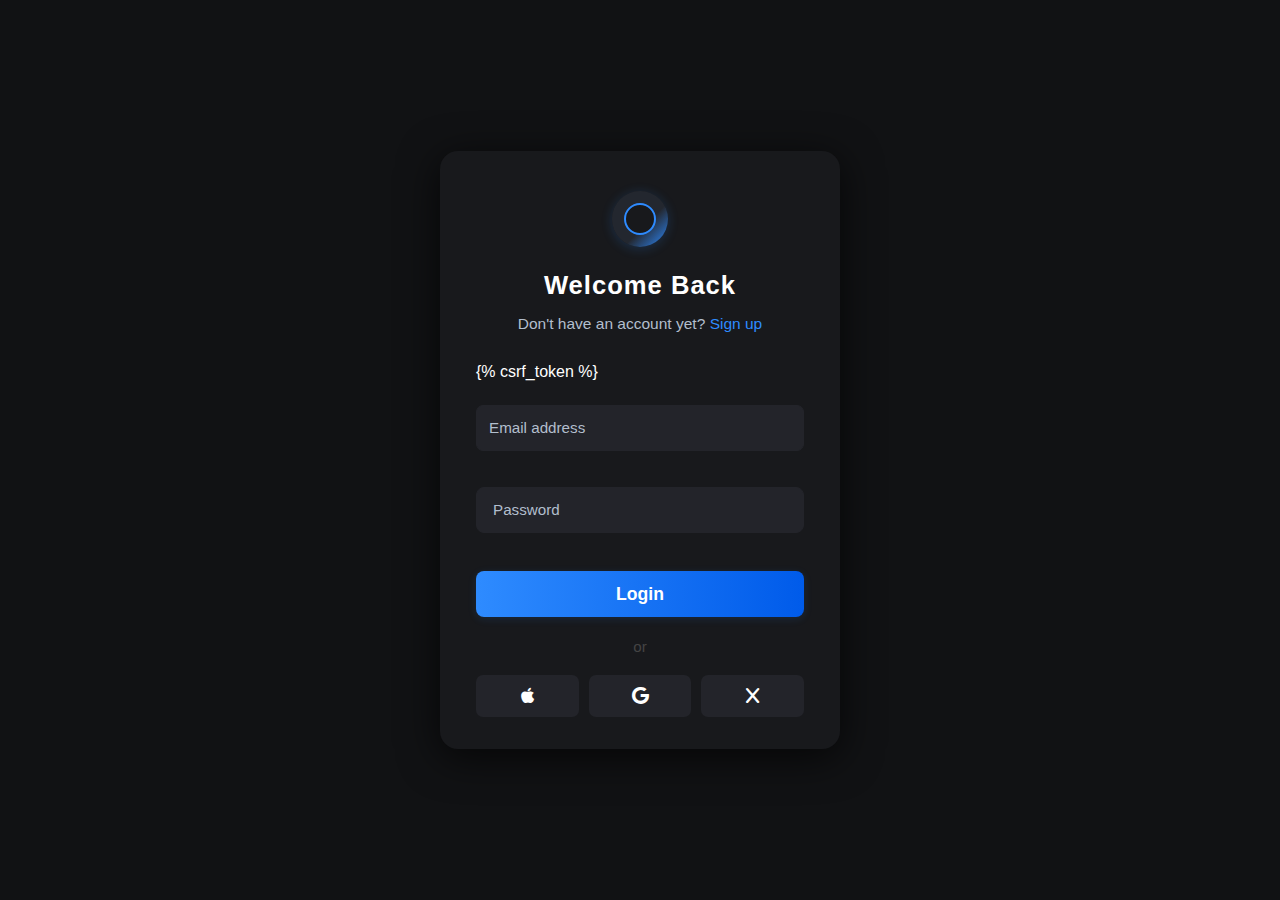
<file: templates/company_login.html>
<!DOCTYPE html>
<html lang="en">
<head>
    <meta charset="UTF-8">
    <meta name="viewport" content="width=device-width, initial-scale=1.0">
    <title>Login</title>
    <link rel="stylesheet" href="/static/styles.css">
 <link rel="stylesheet" href="https://cdnjs.cloudflare.com/ajax/libs/font-awesome/6.4.0/css/all.min.css">
</head>
<body>
    <div class="auth-container">
        <div class="auth-logo"></div>
        <h1 class="auth-title">Welcome Back</h1>
        <div class="auth-subtext">
            Don't have an account yet? <a href="../company_register">Sign up</a>
        </div>
        <form action="/login/" method="post">
            {% csrf_token %}
            <div class="input-group">
                <input type="text" name="username" placeholder="Email address" required>
            </div>
            <div class="input-group">
                <input type="password" name="password" placeholder="Password" required>
            </div>
            <button type="submit">Login</button>
        </form>
        <div class="divider">or</div>
        <div class="social-login">
            <button class="social-btn" type="button"><i class="fab fa-apple"></i></button>
            <button class="social-btn" type="button"><i class="fab fa-google"></i></button>
            <button class="social-btn" type="button"><i class="fa-solid fa-x"></i></button>
        </div>
    </div>
</body>
</html>
</file>
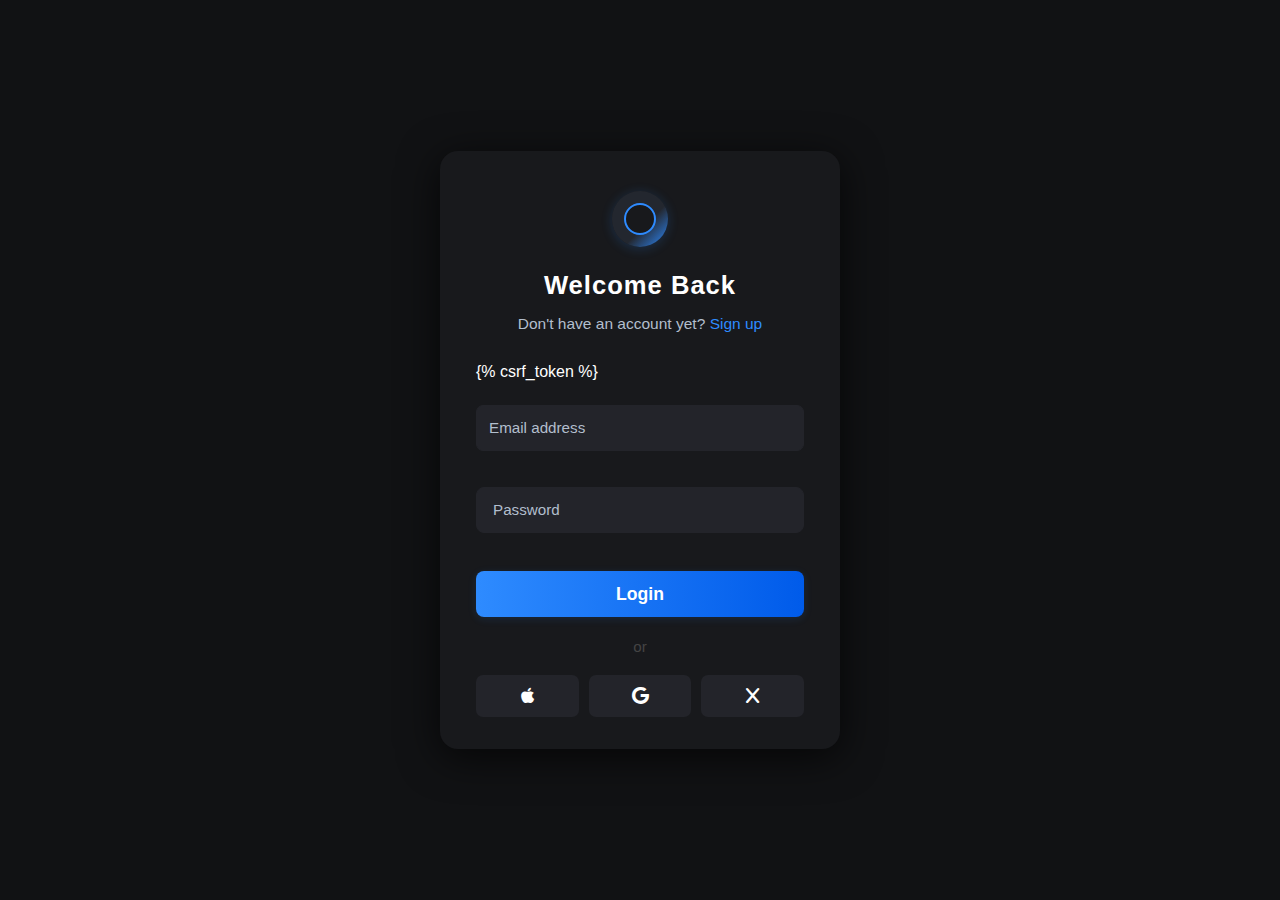
<file: templates/login.html>
<!DOCTYPE html>
<html lang="en">
<head>
    <meta charset="UTF-8">
    <meta name="viewport" content="width=device-width, initial-scale=1.0">
    <title>Login</title>
    <link rel="stylesheet" href="/static/styles.css">
 <link rel="stylesheet" href="https://cdnjs.cloudflare.com/ajax/libs/font-awesome/6.4.0/css/all.min.css">
</head>
<body>
    <div class="auth-container">
        <div class="auth-logo"></div>
        <h1 class="auth-title">Welcome Back</h1>
        <div class="auth-subtext">
            Don't have an account yet? <a href="../register">Sign up</a>
        </div>
        <form action="/login/" method="post">
            {% csrf_token %}
            <div class="input-group">
                <input type="text" name="username" placeholder="Email address" required>
            </div>
            <div class="input-group">
                <input type="password" name="password" placeholder="Password" required>
            </div>
            <button type="submit">Login</button>
        </form>
        <div class="divider">or</div>
        <div class="social-login">
            <button class="social-btn" type="button"><i class="fab fa-apple"></i></button>
            <button class="social-btn" type="button"><i class="fab fa-google"></i></button>
            <button class="social-btn" type="button"><i class="fa-solid fa-x"></i></button>
        </div>
    </div>
</body>
</html>
</file>
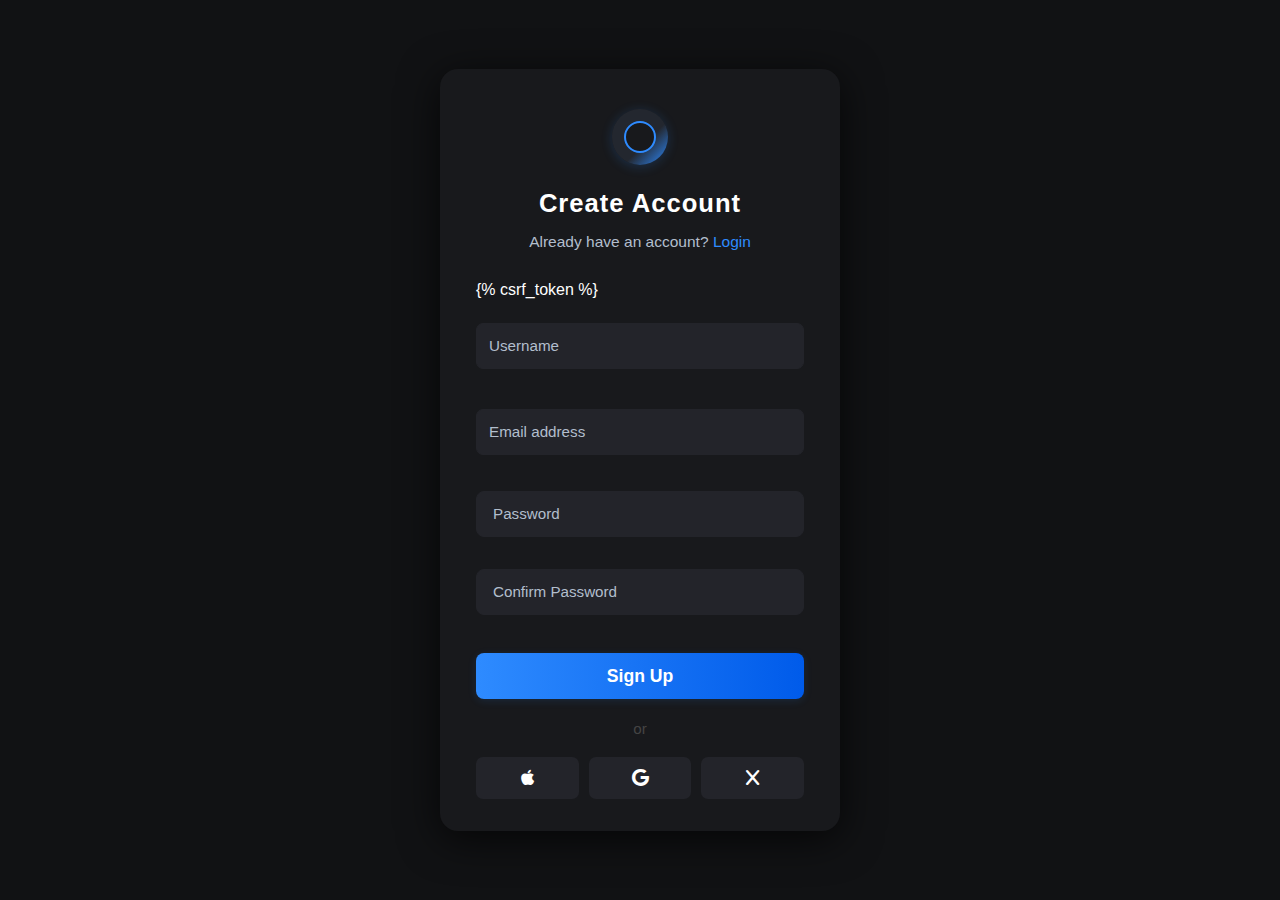
<file: templates/register.html>
<!DOCTYPE html>
<html lang="en">
<head>
    <meta charset="UTF-8">
    <meta name="viewport" content="width=device-width, initial-scale=1.0">
    <title>Sign Up</title>
<link rel="stylesheet" href="/static/styles.css">    
<link rel="stylesheet" href="https://cdnjs.cloudflare.com/ajax/libs/font-awesome/6.4.0/css/all.min.css">
</head>
<body>
    <div class="auth-container">
        <div class="auth-logo"></div>
        <h1 class="auth-title">Create Account</h1>
        <div class="auth-subtext">
            Already have an account? <a href="../login">Login</a>
        </div>
        <form action="" method="post">
            {% csrf_token %}
            <!-- Username Input -->
            <div class="input-group">
                <input 
                    type="text" 
                    name="username" 
                    placeholder="Username" 
                    autocomplete="username"
                    required
                >
            </div>
            
            <!-- Email Input -->
            <div class="input-group">
                <input 
                    type="email" 
                    name="email" 
                    placeholder="Email address"
                    autocomplete="email"
                    required
                >
            </div>
            
            <!-- Password Input -->
            <div class="input-group">
                <input 
                    type="password" 
                    name="password1" 
                    placeholder="Password"
                    autocomplete="new-password"
                    required
                >
            </div>
            
            <!-- Confirm Password Input -->
            <div class="input-group">
                <input 
                    type="password" 
                    name="password2" 
                    placeholder="Confirm Password"
                    autocomplete="new-password"
                    required
                >
            </div>
            <button type="submit">Sign Up</button>
        </form>
        <div class="divider">or</div>
        <div class="social-login">
            <button class="social-btn" type="button"><i class="fab fa-apple"></i></button>
            <button class="social-btn" type="button"><i class="fab fa-google"></i></button>
            <button class="social-btn" type="button"><i class="fa-solid fa-x"></i></button>
        </div>
    </div>
</body>
</html>
</file>
<file: static/styles.css>
/* Root Variables */
:root {
    --bg-dark: #111214;
    --bg-container: #18191c;
    --bg-input: #23242a;
    --bg-input-focus: #23272f;
    --color-primary: #2e8bff;
    --color-text: #fff;
    --color-text-muted: #b2becd;
    --border-radius-lg: 18px;
    --border-radius-md: 8px;
    --box-shadow: 0 8px 40px rgba(0,0,0,0.7);
}

/* Reset and Global Styles */
* {
    margin: 0;
    padding: 0;
    box-sizing: border-box;
}

body {
    font-family: 'Segoe UI', Arial, sans-serif;
    background: var(--bg-dark);
    color: var(--color-text);
    line-height: 1.6;
}

/* --- Navigation --- */
.main-nav {
    position: fixed;
    top: 0;
    left: 0;
    right: 0;
    display: flex;
    justify-content: space-between;
    align-items: center;
    padding: 1.5rem 4rem;
    background: rgba(24, 25, 28, 0.8);
    backdrop-filter: blur(10px);
    z-index: 1000;
}

/* --- Home Page Styles --- */
.home-body {
    display: block;
    overflow-x: hidden;
    padding-top: 80px;  /* Account for fixed nav */
}

.home-main {
    max-width: 1400px;
    margin: 0 auto;
    padding: 0 20px;
}

.hero-section {
    min-height: calc(100vh - 80px);
    display: flex;
    flex-direction: column;
    align-items: center;
    justify-content: center;
    padding: 4rem 2rem;
    text-align: center;
    position: relative;
    overflow: hidden;
}

.hero-section::before {
    content: '';
    position: absolute;
    top: -50%;
    right: -20%;
    width: 80%;
    height: 200%;
    background: radial-gradient(circle, rgba(46, 139, 255, 0.1) 0%, transparent 70%);
    transform: rotate(-15deg);
    pointer-events: none;
}

/* --- Auth Pages Layout --- */
.auth-body {
    display: flex;
    justify-content: center;
    align-items: center;
}

/* --- Form Container Styles --- */
.auth-container,
.portfolio-form-container {
    background: var(--bg-container);
    border-radius: var(--border-radius-lg);
    box-shadow: var(--box-shadow);
    padding: 40px 36px 32px;
    width: 100%;
}

.auth-container {
    min-width: 340px;
    max-width: 400px; /* Fixed width for better consistency */
    margin: 40px auto;
}

.portfolio-form-container {
    max-width: 700px;
    margin: 40px 0;
}

/* --- Input Styles --- */
.input-group {
    position: relative;
    width: 100%;
    margin-bottom: 16px;
}

.input-group input,
.portfolio-fieldset input[type="text"],
.portfolio-fieldset input[type="file"],
.portfolio-fieldset textarea,
.portfolio-fieldset select {
    width: 60%;
    padding: 12px 16px;
    background: var(--bg-input);
    border: 1.5px solid var(--bg-input);
    border-radius: var(--border-radius-md);
    color: var(--color-text);
    font-size: 1rem;
    transition: all 0.2s ease;
}

/* --- Button Styles --- */
.submit-button,
.auth-container button[type="submit"],
.portfolio-form-container button[type="submit"] {
    width: 60%;
    padding: 13px;
    background: linear-gradient(90deg, var(--color-primary) 0%, #005bea 100%);
    color: var(--color-text);
    border: none;
    border-radius: var(--border-radius-md);
    font-size: 1.1rem;
    font-weight: 600;
    cursor: pointer;
    transition: transform 0.2s;
}

/* --- Responsive Design --- */
@media (max-width: 968px) {
    .hero-content h1 {
        font-size: 2.5rem;
    }
    
    .feature-grid {
        grid-template-columns: repeat(2, 1fr);
    }
}

@media (max-width: 768px) {
    .main-nav {
        padding: 1rem;
    }
    
    .nav-links {
        display: none;
    }
    
    .portfolio-form-container {
        padding: 20px 16px;
    }
}

@media (max-width: 500px) {
    .auth-container,
    .portfolio-form-container {
        min-width: 95vw;
        padding: 30px 20px;
    }
}

/* --- Common Styles --- */
:root {
    --bg-dark: #111214;
    --bg-container: #18191c;
    --bg-input: #23242a;
    --bg-input-focus: #23272f;
    --color-primary: #2e8bff;
    --color-text: #fff;
    --color-text-muted: #b2becd;
    --border-radius-lg: 18px;
    --border-radius-md: 8px;
    --box-shadow: 0 8px 40px rgba(0,0,0,0.7);
}

body {
    font-family: 'Segoe UI', Arial, sans-serif;
    background: var(--bg-dark);
    min-height: 100vh;
    margin: 0;
    display: flex;
    justify-content: center;
    align-items: center;
}

/* --- Auth Pages (Login/Register) Styles --- */
.auth-container {
    background: var(--bg-container);
    border-radius: var(--border-radius-lg);
    box-shadow: var(--box-shadow);
    padding: 40px 36px 32px;
    width: 100%;
    max-width: 400px; /* Fixed width for better consistency */
    margin: 40px auto;
    display: flex;
    flex-direction: column;
    align-items: center;
}

.auth-logo {
    width: 56px;
    height: 56px;
    border-radius: 50%;
    background: linear-gradient(135deg, var(--bg-input-focus) 60%, var(--color-primary) 100%);
    display: flex;
    align-items: center;
    justify-content: center;
    margin-bottom: 18px;
    box-shadow: 0 2px 12px rgba(46, 139, 255, 0.2);
}

.auth-logo::after {
    content: "";
    width: 28px;
    height: 28px;
    border-radius: 50%;
    background: var(--bg-container);
    border: 2px solid var(--color-primary);
}

.auth-title {
    color: var(--color-text);
    margin-bottom: 6px;
    font-size: 1.6rem;
    font-weight: 700;
    letter-spacing: 1px;
    text-align: center;
}

.auth-subtext {
    color: var(--color-text-muted);
    font-size: 0.97rem;
    margin-bottom: 22px;
    text-align: center;
}

.auth-subtext a {
    color: var(--color-primary);
    text-decoration: none;
    font-weight: 500;
    transition: opacity 0.2s;
}

.auth-subtext a:hover {
    opacity: 0.8;
    text-decoration: underline;
}

/* Form Elements for Auth Pages */
.auth-container form {
    width: 100%;
    display: flex;
    flex-direction: column;
    gap: 16px;
}

.input-group {
    position: relative;
    width: 100%;
    margin-bottom: 16px;
}

/* Make all input fields consistent including password fields */
.input-group input,
.input-group input[type="password"] {
    width: 100%; /* Changed from 90% to 100% */
    height: 46px;
    padding: 0 16px;
    background: var(--bg-input);
    border: 1.5px solid var(--bg-input);
    border-radius: var(--border-radius-md);
    color: var(--color-text);
    font-size: 1rem;
    transition: all 0.2s ease;
}

.input-group input::placeholder,
.input-group input[type="password"]::placeholder {
    color: var(--color-text-muted);
    font-size: 0.95rem;
}

.input-group input:focus,
.input-group input[type="password"]:focus {
    border-color: var(--color-primary);
    background: var(--bg-input-focus);
    outline: none;
}

/* Button Styles */
.auth-container button[type="submit"] {
    width: 100%; /* Changed from variable width */
    height: 46px;
    background: linear-gradient(90deg, var(--color-primary) 0%, #005bea 100%);
    color: var(--color-text);
    border: none;
    border-radius: var(--border-radius-md);
    font-size: 1.1rem;
    font-weight: 600;
    cursor: pointer;
    margin-top: 6px;
    transition: transform 0.2s;
}

.auth-container button[type="submit"]:hover {
    background: linear-gradient(90deg, #005bea 0%, var(--color-primary) 100%);
    transform: translateY(-2px);
}

/* Social Login */
.divider {
    display: flex;
    align-items: center;
    text-align: center;
    margin: 18px 0;
    color: #444;
    font-size: 0.95rem;
}

.divider::before,
.divider::after {
    content: '';
    flex: 1;
    border-bottom: 1px solid var(--bg-input);
    margin: 0 10px;
}

.social-login {
    display: flex;
    gap: 10px;
    width: 100%;
}

.social-btn {
    flex: 1;
    height: 42px;
    background: var(--bg-input);
    color: var(--color-text);
    border: none;
    border-radius: var(--border-radius-md);
    font-size: 1.1rem;
    cursor: pointer;
    transition: background 0.2s;
}

.social-btn:hover {
    background: var(--bg-input-focus);
}

/* --- Portfolio Page Styles --- */
.portfolio-container {
    background: var(--bg-container);
    border-radius: var(--border-radius-lg);
    box-shadow: var(--box-shadow);
    padding: 38px 32px;
    width: 100%;
    max-width: 800px;
    margin: 40px auto;
}

.portfolio-title {
    color: var(--color-text);
    margin-bottom: 24px;
    font-size: 2rem;
    font-weight: 700;
    text-align: center;
}

.portfolio-fieldset {
    border: 1.5px solid var(--bg-input);
    border-radius: 10px;
    padding: 24px;
    margin-bottom: 20px;
    background: #202126;
}

.portfolio-legend {
    color: var(--color-primary);
    font-size: 1.1rem;
    font-weight: 600;
    padding: 0 12px;
    margin-bottom: 8px;
}

/* Form Layout */
.portfolio-fieldset label {
    display: flex;
    flex-direction: column;
    margin-bottom: 16px;
    color: var(--color-text);
    font-size: 0.95rem;
}

.portfolio-fieldset input[type="text"],
.portfolio-fieldset input[type="file"],
.portfolio-fieldset textarea,
.portfolio-fieldset select {
    margin-top: 6px;
    padding: 12px;
    background: var(--bg-input);
    border: 1.5px solid var(--bg-input);
    border-radius: 8px;
    color: var(--color-text);
    font-size: 0.95rem;
    transition: all 0.2s;
}

.portfolio-fieldset input[type="text"]:focus,
.portfolio-fieldset textarea:focus,
.portfolio-fieldset select:focus {
    border-color: var(--color-primary);
    background: var(--bg-input-focus);
    outline: none;
}

/* Skills Section */
.skill-entry {
    display: grid;
    grid-template-columns: 2fr 1fr 1fr 1fr;
    gap: 12px;
    margin-bottom: 12px;
    padding: 12px;
    background: var(--bg-input);
    border-radius: 8px;
}

.skill-entry input,
.skill-entry select {
    width: 100%;
    height: 42px;
}

/* File Input Styling */
.portfolio-fieldset input[type="file"] {
    padding: 8px;
    color: var(--color-text-muted);
    background: transparent;
    border: none;
}

/* Textarea Styling */
.portfolio-fieldset textarea {
    min-height: 100px;
    resize: vertical;
}

/* Add spacing between sections */
.portfolio-fieldset + .portfolio-fieldset {
    margin-top: 24px;
}

/* --- General Styles --- */
body {
            font-family: 'Segoe UI', Arial, sans-serif;
            background: #111214;
            min-height: 100vh;
            margin: 0;
            display: flex;
            justify-content: center;
            align-items: center;
        }

/* --- Login/Register Container --- */
        .login-container {
            background: #18191c;
            border-radius: 18px;
            box-shadow: 0 8px 40px rgba(0,0,0,0.7);
            padding: 40px 36px 32px 36px;
            min-width: 340px;
            max-width: 90vw;
            display: flex;
            flex-direction: column;
            align-items: center;
            position: relative;
        }

        .logo-circle {
            width: 56px;
            height: 56px;
            border-radius: 50%;
            background: linear-gradient(135deg, #23272f 60%, #2e8bff 100%);
            display: flex;
            align-items: center;
            justify-content: center;
            margin-bottom: 18px;
            box-shadow: 0 2px 12px #2e8bff33;
        }
        .logo-circle::after {
            content: "";
            display: block;
            width: 28px;
            height: 28px;
            border-radius: 50%;
            background: #18191c;
            border: 2px solid #2e8bff;
        }

        h1 {
            color: #fff;
            margin-bottom: 6px;
            font-size: 1.6rem;
            font-weight: 700;
            letter-spacing: 1px;
            text-align: center;
        }

        .subtext {
            color: #b2becd;
            font-size: 0.97rem;
            margin-bottom: 22px;
            text-align: center;
        }
        .subtext a {
            color: #2e8bff;
            text-decoration: none;
            font-weight: 500;
        }
        .subtext a:hover {
            text-decoration: underline;
        }

        form {
            width: 100%;
            display: flex;
            flex-direction: column;
            gap: 0; /* Remove gap to prevent spacing issues */
        }

        /* Input group styles */
        .input-group {
            position: relative;
            width: 100%;
            margin-bottom: 16px;
        }

        .input-group .icon-box {
            width: 46px;
            height: 46px;
            background: #23242a;
            border: 1.5px solid #23242a;
            border-right: none;
            border-radius: 8px 0 0 8px;
            color: #b2becd;
            display: flex;
            align-items: center;
            justify-content: center;
        }

        .input-group .icon-box i {
            font-size: 1.15rem;
        }

        .input-group input {
            width: 100%;
            padding: 14px;
            background: var(--bg-input);
            border: 1.5px solid var(--bg-input);
            border-radius: 8px;
            color: var(--color-text);
            font-size: 1rem;
            transition: all 0.2s ease;
        }

        .input-group input::placeholder {
            color: var(--color-text-muted);
            font-size: 0.95rem;
        }

        .input-group input:focus {
            border-color: var(--color-primary);
            background: var(--bg-input-focus);
        }

        button[type="submit"] {
            width: 100%;
            padding: 13px;
            background: linear-gradient(90deg, #2e8bff 0%, #005bea 100%);
            color: #fff;
            border: none;
            border-radius: 8px;
            font-size: 1.1rem;
            font-weight: 600;
            cursor: pointer;
            margin-top: 6px;
            box-shadow: 0 2px 8px #2e8bff22;
            transition: background 0.2s, transform 0.1s;
            display: block;
            margin-left: auto;
            margin-right: auto;
        }
        button[type="submit"]:hover {
            background: linear-gradient(90deg, #005bea 0%, #2e8bff 100%);
            transform: translateY(-2px) scale(1.03);
        }

        .divider {
            display: flex;
            align-items: center;
            text-align: center;
            margin: 18px 0 10px 0;
            color: #444;
            font-size: 0.95rem;
        }
        .divider::before, .divider::after {
            content: '';
            flex: 1;
            border-bottom: 1px solid #23242a;
            margin: 0 10px;
        }

        .social-login {
            display: flex;
            gap: 10px;
            width: 100%;
            margin-top: 6px;
        }
        .social-btn {
            flex: 1;
            display: flex;
            align-items: center;
            justify-content: center;
            background: #23242a;
            color: #fff;
            border: none;
            border-radius: 7px;
            padding: 10px 0;
            font-size: 1.1rem;
            cursor: pointer;
            transition: background 0.18s;
        }
        .social-btn:hover {
            background: #23272f;
        }

        /* --- Portfolio Form Page Styles --- */
        .portfolio-form-container {
            background: #18191c;
            border-radius: 18px;
            box-shadow: 0 8px 40px rgba(0,0,0,0.7);
            padding: 38px 32px 32px 32px;
            min-width: 340px;
            max-width: 700px;
            width: 100%;
            margin: 40px 0;
        }

        .portfolio-form-container h1 {
            color: #fff;
            margin-bottom: 18px;
            font-size: 2rem;
            font-weight: 700;
            letter-spacing: 1px;
            text-align: center;
        }

        .portfolio-form-container form {
            width: 100%;
            display: flex;
            flex-direction: column;
            gap: 22px;
        }

        fieldset {
            border: 1.5px solid #23242a;
            border-radius: 10px;
            padding: 18px 18px 12px 18px;
            margin-bottom: 10px;
            background: #202126;
        }

        legend {
            color: #2e8bff;
            font-size: 1.1rem;
            font-weight: 600;
            padding: 0 8px;
            letter-spacing: 1px;
        }

        label {
            display: flex;
            flex-direction: column;
            color: #b2becd;
            font-size: 1rem;
            margin-bottom: 12px;
            gap: 4px;
        }

        input[type="text"],
        input[type="email"],
        input[type="url"],
        input[type="file"],
        input[type="date"],
        textarea,
        select {
            background: #23242a;
            color: #fff;
            border: 1.5px solid #23242a;
            border-radius: 7px;
            padding: 10px 12px;
            font-size: 1rem;
            margin-top: 4px;
            margin-bottom: 4px;
            transition: border 0.2s, background 0.2s;
            outline: none;
            box-sizing: border-box;
            width: 100%;
            resize: none;
        }

        input[type="file"] {
            padding: 7px 0;
            color-scheme: dark;
            background: transparent;
            border: none;
        }

        input:focus,
        textarea:focus,
        select:focus {
            border: 1.5px solid #2e8bff;
            background: #23272f;
        }

        .skill-entry,
        .project-entry,
        .work-entry,
        .education-entry,
        .blog-entry {
            display: flex;
            flex-wrap: wrap;
            gap: 10px;
            margin-bottom: 10px;
            background: #23242a;
            border-radius: 7px;
            padding: 10px;
        }

        .skill-entry input,
        .skill-entry select,
        .project-entry input,
        .project-entry textarea,
        .work-entry input,
        .work-entry textarea,
        .education-entry input,
        .blog-entry input,
        .blog-entry textarea {
            flex: 1 1 180px;
            min-width: 140px;
        }

        textarea {
            min-height: 38px;
            max-height: 120px;
        }

        .portfolio-form-container button[type="submit"] {
            width: 100%;
            padding: 13px;
            background: linear-gradient(90deg, #2e8bff 0%, #005bea 100%);
            color: #fff;
            border: none;
            border-radius: 8px;
            font-size: 1.1rem;
            font-weight: 600;
            cursor: pointer;
            margin-top: 10px;
            box-shadow: 0 2px 8px #2e8bff22;
            transition: background 0.2s, transform 0.1s;
            display: block;
        }

        .portfolio-form-container button[type="submit"]:hover {
            background: linear-gradient(90deg, #005bea 0%, #2e8bff 100%);
            transform: translateY(-2px) scale(1.03);
        }

        /* --- Responsive --- */
        @media (max-width: 800px) {
            .portfolio-form-container {
                min-width: 98vw;
                max-width: 98vw;
                padding: 12px 2vw 18px 2vw;
            }
            .skill-entry,
            .project-entry,
            .work-entry,
            .education-entry,
            .blog-entry {
                flex-direction: column;
                gap: 6px;
            }
        }

        @media (max-width: 500px) {
            .portfolio-form-container {
                min-width: 100vw;
                max-width: 100vw;
                padding: 8px 0 12px 0;
                border-radius: 0;
            }
            form,
            .portfolio-form-container form {
                gap: 12px;
            }
            fieldset {
                padding: 10px 4px 8px 4px;
            }
        }

/* Profile Display Styles */
.profile-container {
    background: var(--bg-container);
    border-radius: var(--border-radius-lg);
    padding: 40px;
    max-width: 600px;
    margin: 40px auto;
    text-align: center;
}

.portfolio-display {
    max-width: 1200px;
    margin: 0 auto;
    padding: 40px 20px;
}

.personal-info {
    text-align: center;
    margin-bottom: 40px;
}

.personal-info img {
    width: 150px;
    height: 150px;
    border-radius: 50%;
    object-fit: cover;
    margin-bottom: 20px;
}

.project-card {
    background: var(--bg-container);
    border-radius: var(--border-radius-md);
    padding: 20px;
    margin-bottom: 20px;
}

.skill-item {
    display: inline-block;
    background: var(--bg-input);
    padding: 8px 16px;
    border-radius: 20px;
    margin: 4px;
}

/* --- Homepage Styles --- */
.main-nav {
    position: fixed;
    top: 0;
    left: 0;
    right: 0;
    display: flex;
    justify-content: space-between;
    align-items: center;
    padding: 1.5rem 4rem;
    background: rgba(24, 25, 28, 0.8);
    backdrop-filter: blur(10px);
    z-index: 1000;
}

.nav-logo {
    color: var(--color-text);
    font-size: 1.5rem;
    font-weight: 700;
    display: flex;
    align-items: center;
    gap: 0.5rem;
}

.nav-logo span {
    background: linear-gradient(135deg, var(--color-primary), #005bea);
    -webkit-background-clip: text;
    background-clip: text;
    -webkit-text-fill-color: transparent;
}

.nav-links {
    display: flex;
    gap: 2.5rem;
    align-items: center;
}

.nav-links a {
    color: var(--color-text-muted);
    text-decoration: none;
    font-size: 0.95rem;
    font-weight: 500;
    transition: all 0.3s ease;
    position: relative;
}

.nav-links a::after {
    content: '';
    position: absolute;
    width: 0;
    height: 2px;
    bottom: -4px;
    left: 0;
    background: var(--color-primary);
    transition: width 0.3s ease;
}

.nav-links a:hover::after,
.nav-links a.active::after {
    width: 100%;
}

.nav-links a:hover,
.nav-links a.active {
    color: var(--color-text);
}

.nav-button {
    background: linear-gradient(90deg, var(--color-primary) 0%, #005bea 100%);
    color: var(--color-text) !important;
    padding: 0.7rem 1.4rem;
    border-radius: var(--border-radius-md);
    font-weight: 600;
    box-shadow: 0 4px 15px rgba(46, 139, 255, 0.2);
    transition: transform 0.3s ease, box-shadow 0.3s ease !important;
}

.nav-button:hover {
    transform: translateY(-2px);
    box-shadow: 0 6px 20px rgba(46, 139, 255, 0.3);
}

/* Hero Section */
.hero-section {
    min-height: calc(100vh - 80px);
    display: flex;
    flex-direction: column;
    align-items: center;
    justify-content: center;
    padding: 4rem 2rem;
    text-align: center;
    position: relative;
    overflow: hidden;
}

.hero-section::before {
    content: '';
    position: absolute;
    top: -50%;
    right: -20%;
    width: 80%;
    height: 200%;
    background: radial-gradient(circle, rgba(46, 139, 255, 0.1) 0%, transparent 70%);
    transform: rotate(-15deg);
    pointer-events: none;
}

.badge {
    background: var(--bg-input);
    color: var(--color-text-muted);
    padding: 0.6rem 1.2rem;
    border-radius: 100px;
    font-size: 0.9rem;
    margin-bottom: 2.5rem;
    display: inline-flex;
    align-items: center;
    gap: 0.5rem;
    box-shadow: 0 4px 20px rgba(0, 0, 0, 0.2);
}

.badge i {
    color: var(--color-primary);
}

.hero-content {
    max-width: 800px;
    margin: 0 auto;
}

.hero-content h1 {
    font-size: 4rem;
    line-height: 1.2;
    margin-bottom: 1.5rem;
    background: linear-gradient(135deg, var(--color-text) 60%, var(--color-primary));
    -webkit-background-clip: text;
    background-clip: text;
    -webkit-text-fill-color: transparent;
    font-weight: 800;
}

.hero-subtitle {
    color: var(--color-text-muted);
    font-size: 1.3rem;
    line-height: 1.6;
    margin-bottom: 3rem;
    max-width: 600px;
    margin-left: auto;
    margin-right: auto;
}

/* Feature Grid */
.feature-grid {
    display: grid;
    grid-template-columns: repeat(3, 1fr);
    gap: 2rem;
    margin-top: 6rem;
    max-width: 1200px;
    width: 100%;
    padding: 0 2rem;
}

.feature-card {
    background: var(--bg-container);
    padding: 2.5rem;
    border-radius: var(--border-radius-md);
    text-align: left;
    transition: transform 0.3s ease, box-shadow 0.3s ease;
    border: 1px solid rgba(255, 255, 255, 0.1);
}

.feature-card:hover {
    transform: translateY(-5px);
    box-shadow: 0 8px 30px rgba(0, 0, 0, 0.2);
}

.feature-card i {
    font-size: 2.5rem;
    background: linear-gradient(135deg, var(--color-primary), #005bea);
    -webkit-background-clip: text;
    background-clip: text;
    -webkit-text-fill-color: transparent;
    margin-bottom: 1.5rem;
}

.feature-card h3 {
    color: var(--color-text);
    font-size: 1.4rem;
    margin-bottom: 1rem;
    font-weight: 600;
}

.feature-card p {
    color: var(--color-text-muted);
    line-height: 1.6;
    font-size: 1rem;
}

/* Search Section */
.search-section {
    max-width: 600px;
    margin: 0 auto 60px;
    position: relative;
}

.search-container {
    position: relative;
}

.search-container input {
    width: 100%;
    padding: 16px 48px 16px 20px;
    background: var(--bg-container);
    border: 2px solid var(--bg-input);
    border-radius: var(--border-radius-md);
    color: var(--color-text);
    font-size: 1rem;
}

.search-btn {
    position: absolute;
    right: 16px;
    top: 50%;
    transform: translateY(-50%);
    background: none;
    border: none;
    color: var(--color-text-muted);
    cursor: pointer;
}

/* Developers Grid */
.developers-section {
    padding: 4rem 2rem;
    max-width: 1200px;
    margin: 0 auto;
}

.developers-section h2 {
    text-align: center;
    font-size: 2.5rem;
    margin-bottom: 3rem;
    background: linear-gradient(135deg, var(--color-text) 60%, var(--color-primary));
    -webkit-background-clip: text;
    background-clip: text;
    -webkit-text-fill-color: transparent;
}

.developers-grid {
    display: grid;
    grid-template-columns: repeat(auto-fill, minmax(300px, 1fr));
    gap: 2rem;
    padding: 1rem;
}

.developer-card {
    background: var(--bg-container);
    border-radius: var(--border-radius-md);
    padding: 2rem;
    display: flex;
    flex-direction: column;
    transition: transform 0.3s ease, box-shadow 0.3s ease;
    border: 1px solid rgba(255, 255, 255, 0.1);
}

.developer-card:hover {
    transform: translateY(-5px);
    box-shadow: 0 8px 30px rgba(0, 0, 0, 0.2);
}

.profile-image {
    width: 120px;
    height: 120px;
    margin: 0 auto 1.5rem;
    position: relative;
}

.profile-image img {
    width: 100%;
    height: 100%;
    border-radius: 50%;
    object-fit: cover;
    border: 3px solid var(--color-primary);
}

.profile-placeholder {
    width: 100%;
    height: 100%;
    border-radius: 50%;
    background: var(--bg-input);
    display: flex;
    align-items: center;
    justify-content: center;
    border: 3px solid var(--color-primary);
}

.profile-placeholder i {
    font-size: 2.5rem;
    color: var(--color-text-muted);
}

.developer-header {
    text-align: center;
    margin-bottom: 1.5rem;
}

.developer-header h3 {
    font-size: 1.4rem;
    margin-bottom: 0.5rem;
    color: var(--color-text);
}

.developer-title {
    color: var(--color-text-muted);
    font-size: 1rem;
}

.developer-location {
    display: flex;
    align-items: center;
    justify-content: center;
    gap: 0.5rem;
    color: var(--color-text-muted);
    margin-bottom: 1rem;
}

.skills-list {
    display: flex;
    flex-wrap: wrap;
    gap: 0.5rem;
    justify-content: center;
    margin: 1rem 0;
}

.skill-tag {
    background: var(--bg-input);
    color: var(--color-text-muted);
    padding: 0.4rem 1rem;
    border-radius: 100px;
    font-size: 0.9rem;
    transition: all 0.2s ease;
}

.skill-tag:hover {
    background: var(--bg-input-focus);
    color: var(--color-text);
}

.view-profile {
    margin-top: auto;
    display: inline-block;
    width: 100%;
    padding: 0.8rem;
    background: linear-gradient(90deg, var(--color-primary) 0%, #005bea 100%);
    color: var(--color-text);
    text-decoration: none;
    border-radius: var(--border-radius-md);
    text-align: center;
    transition: transform 0.2s;
}

.view-profile:hover {
    transform: translateY(-2px);
}

/* Personal Info Grid */
.personal-info-grid {
    display: grid;
    grid-template-columns: repeat(2, 1fr);
    gap: 1.5rem;
    padding: 1.5rem;
}

.form-group {
    display: flex;
    flex-direction: column;
    gap: 0.5rem;
}

.form-group.full-width {
    grid-column: 1 / -1;
}

.form-input {
    width: 100%;
    padding: 0.8rem 1rem;
    background: var(--bg-input);
    border: 1.5px solid var(--bg-input);
    border-radius: var(--border-radius-md);
    color: var(--color-text);
    font-size: 1rem;
    transition: all 0.2s ease;
}

.form-input:focus {
    border-color: var(--color-primary);
    background: var(--bg-input-focus);
    outline: none;
}

.field-hint {
    font-size: 0.85rem;
    color: var(--color-text-muted);
}

.profile-upload {
    display: flex;
    flex-direction: column;
    align-items: center;
    gap: 1rem;
}

.profile-preview {
    width: 150px;
    height: 150px;
    border-radius: 50%;
    overflow: hidden;
    border: 3px solid var(--color-primary);
    display: flex;
    align-items: center;
    justify-content: center;
    background: var(--bg-input);
}

.profile-preview img {
    width: 100%;
    height: 100%;
    object-fit: cover;
}

.profile-preview i {
    font-size: 3rem;
    color: var(--color-text-muted);
}

.upload-btn {
    display: inline-flex;
    align-items: center;
    gap: 0.5rem;
    padding: 0.8rem 1.2rem;
    background: var(--bg-input);
    border-radius: var(--border-radius-md);
    color: var(--color-text);
    cursor: pointer;
    transition: all 0.2s ease;
}

.upload-btn:hover {
    background: var(--bg-input-focus);
}

.hidden-input {
    display: none;
}
</file>
